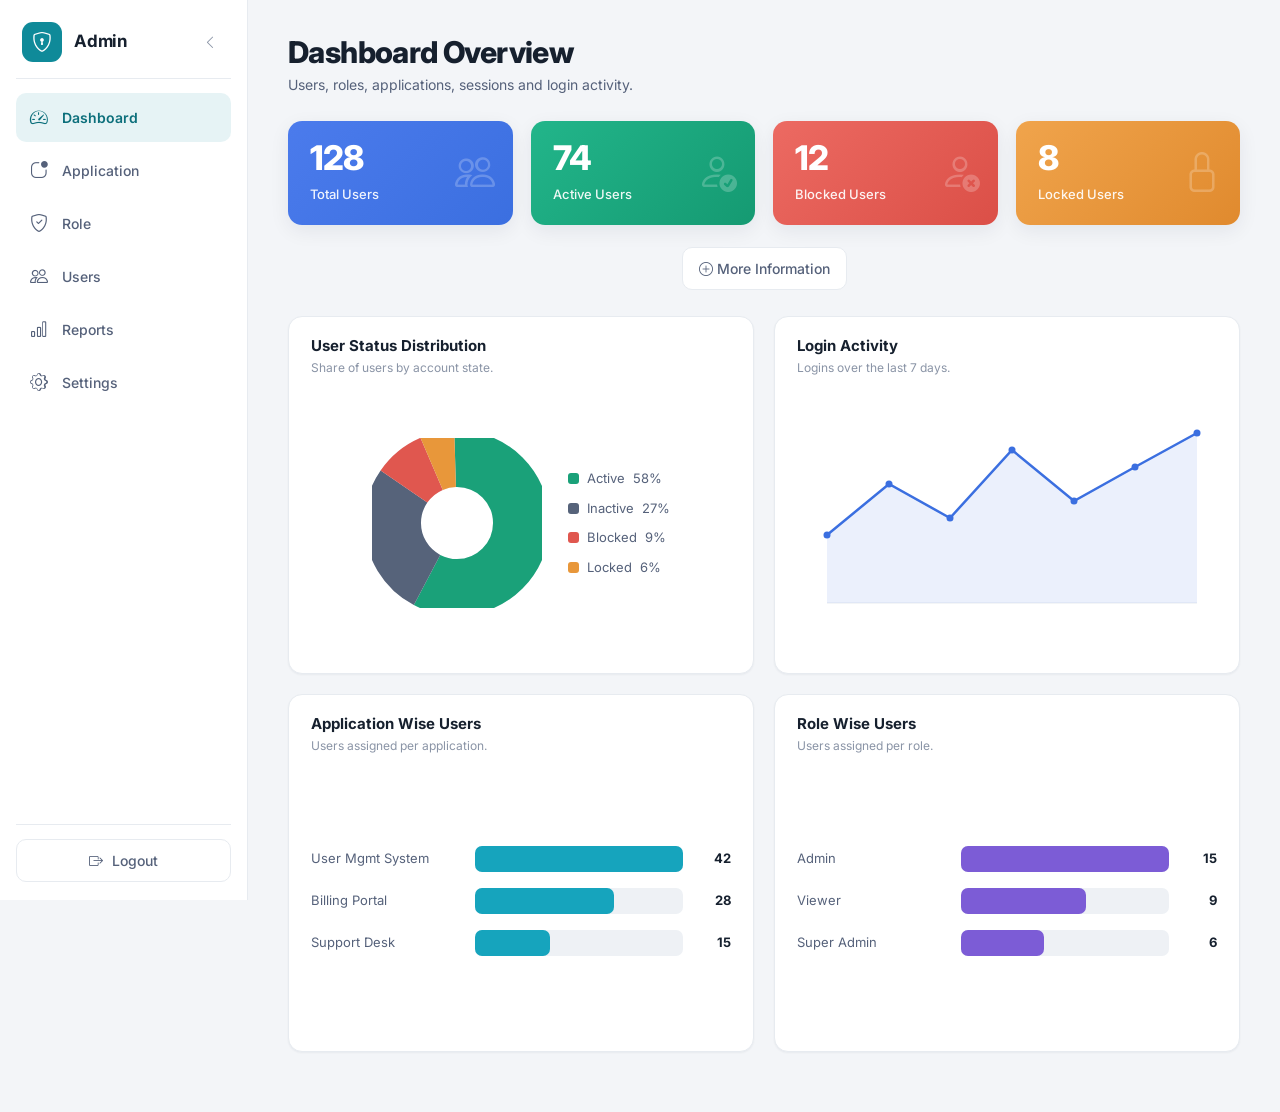
<file: index.html>
<!DOCTYPE html>
<html lang="en">
<head>
  <meta charset="UTF-8">
  <meta name="viewport" content="width=device-width, initial-scale=1.0">
  <title>Dashboard | Unified Management System</title>
  <link href="https://cdn.jsdelivr.net/npm/bootstrap@5.3.3/dist/css/bootstrap.min.css" rel="stylesheet">
  <link href="https://cdn.jsdelivr.net/npm/bootstrap-icons@1.11.3/font/bootstrap-icons.css" rel="stylesheet">
  <link href="https://fonts.googleapis.com/css2?family=Inter:wght@400;500;600;700;800&display=swap" rel="stylesheet">
  <link href="styles.css" rel="stylesheet">
</head>
<body>
  <div class="app-shell">
    <aside class="sidebar">
      <div class="sidebar__top">
        <div class="sidebar__logo"><i class="bi bi-shield-lock"></i></div>
        <span class="sidebar__brand">Admin</span>
        <span class="sidebar__collapse"><i class="bi bi-chevron-left"></i></span>
      </div>
      <nav class="nav-list">
        <a class="nav-link active" href="index.html"><i class="bi bi-speedometer2"></i><span>Dashboard</span></a>
        <a class="nav-link" href="applications.html"><i class="bi bi-app-indicator"></i><span>Application</span></a>
        <a class="nav-link" href="role.html"><i class="bi bi-shield-check"></i><span>Role</span></a>
        <a class="nav-link" href="users.html"><i class="bi bi-people"></i><span>Users</span></a>
        <a class="nav-link" href="reports.html"><i class="bi bi-bar-chart"></i><span>Reports</span></a>
        <a class="nav-link" href="settings.html"><i class="bi bi-gear"></i><span>Settings</span></a>
      </nav>
      <div class="sidebar__foot">
        <a class="btn-logout" href="#"><i class="bi bi-box-arrow-right"></i><span>Logout</span></a>
      </div>
    </aside>

    <main class="main">
      <header class="page-head">
        <div>
          <h1 class="page-title">Dashboard Overview</h1>
          <p class="page-sub">Users, roles, applications, sessions and login activity.</p>
        </div>
      </header>

      <!-- Primary metrics -->
      <section class="stat-grid">
        <div class="stat-card stat--total">
          <div class="stat-card__value">128</div>
          <div class="stat-card__label">Total Users</div>
          <i class="bi bi-people stat-card__icon"></i>
        </div>
        <div class="stat-card stat--active">
          <div class="stat-card__value">74</div>
          <div class="stat-card__label">Active Users</div>
          <i class="bi bi-person-check stat-card__icon"></i>
        </div>
        <div class="stat-card stat--blocked">
          <div class="stat-card__value">12</div>
          <div class="stat-card__label">Blocked Users</div>
          <i class="bi bi-person-x stat-card__icon"></i>
        </div>
        <div class="stat-card stat--locked">
          <div class="stat-card__value">8</div>
          <div class="stat-card__label">Locked Users</div>
          <i class="bi bi-lock stat-card__icon"></i>
        </div>
      </section>

      <!-- CSS-only expand: checkbox toggles the secondary metrics + button label -->
      <input type="checkbox" id="more-toggle" class="more-toggle">
      <section class="stat-grid more-stats">
        <div class="stat-card stat--roles">
          <div class="stat-card__value">4</div>
          <div class="stat-card__label">Total Roles</div>
          <i class="bi bi-shield-check stat-card__icon"></i>
        </div>
        <div class="stat-card stat--apps">
          <div class="stat-card__value">3</div>
          <div class="stat-card__label">Applications</div>
          <i class="bi bi-grid stat-card__icon"></i>
        </div>
        <div class="stat-card stat--session">
          <div class="stat-card__value">12</div>
          <div class="stat-card__label">Active Sessions</div>
          <i class="bi bi-broadcast stat-card__icon"></i>
        </div>
        <div class="stat-card stat--login">
          <div class="stat-card__value">9</div>
          <div class="stat-card__label">Today's Logins</div>
          <i class="bi bi-box-arrow-in-right stat-card__icon"></i>
        </div>
      </section>
      <div class="more-row">
        <label for="more-toggle" class="btn-ghost-ums">
          <span class="more-btn__more"><i class="bi bi-plus-circle"></i> More Information</span>
          <span class="more-btn__less"><i class="bi bi-dash-circle"></i> Less Information</span>
        </label>
      </div>

      <!-- Charts row 1 -->
      <section class="chart-grid">
        <div class="panel">
          <h2 class="panel__title">User Status Distribution</h2>
          <p class="panel__sub">Share of users by account state.</p>
          <div class="chart-box">
            <div class="donut">
              <svg viewBox="0 0 42 42">
                <circle class="donut__ring" cx="21" cy="21" r="15.9" stroke="#eef1f5"></circle>
                <g transform="rotate(-90 21 21)">
                  <circle class="donut__ring" cx="21" cy="21" r="15.9" pathLength="100" stroke="#1aa179" stroke-dasharray="58 42" stroke-dashoffset="0"></circle>
                  <circle class="donut__ring" cx="21" cy="21" r="15.9" pathLength="100" stroke="#56637a" stroke-dasharray="27 73" stroke-dashoffset="-58"></circle>
                  <circle class="donut__ring" cx="21" cy="21" r="15.9" pathLength="100" stroke="#e0574f" stroke-dasharray="9 91" stroke-dashoffset="-85"></circle>
                  <circle class="donut__ring" cx="21" cy="21" r="15.9" pathLength="100" stroke="#e8973a" stroke-dasharray="6 94" stroke-dashoffset="-94"></circle>
                </g>
              </svg>
              <div class="legend">
                <span style="--dot:#1aa179">Active &nbsp;58%</span>
                <span style="--dot:#56637a">Inactive &nbsp;27%</span>
                <span style="--dot:#e0574f">Blocked &nbsp;9%</span>
                <span style="--dot:#e8973a">Locked &nbsp;6%</span>
              </div>
            </div>
          </div>
        </div>

        <div class="panel">
          <h2 class="panel__title">Login Activity</h2>
          <p class="panel__sub">Logins over the last 7 days.</p>
          <div class="chart-box">
            <div class="line-chart">
              <svg viewBox="0 0 420 220" preserveAspectRatio="none">
                <line x1="30" y1="190" x2="400" y2="190" stroke="#e7ebf0"></line>
                <polygon points="30,122 92,71 153,105 215,37 277,88 338,54 400,20 400,190 30,190" fill="rgba(59,111,224,.10)"></polygon>
                <polyline points="30,122 92,71 153,105 215,37 277,88 338,54 400,20" fill="none" stroke="#3b6fe0" stroke-width="2.5"></polyline>
                <g fill="#3b6fe0">
                  <circle cx="30" cy="122" r="3.5"></circle>
                  <circle cx="92" cy="71" r="3.5"></circle>
                  <circle cx="153" cy="105" r="3.5"></circle>
                  <circle cx="215" cy="37" r="3.5"></circle>
                  <circle cx="277" cy="88" r="3.5"></circle>
                  <circle cx="338" cy="54" r="3.5"></circle>
                  <circle cx="400" cy="20" r="3.5"></circle>
                </g>
              </svg>
            </div>
          </div>
        </div>
      </section>

      <!-- Charts row 2 -->
      <section class="chart-grid">
        <div class="panel">
          <h2 class="panel__title">Application Wise Users</h2>
          <p class="panel__sub">Users assigned per application.</p>
          <div class="chart-box">
            <div class="bars">
              <div class="bar-row">
                <span class="bar-row__label">User Mgmt System</span>
                <div class="bar-track"><div class="bar-fill" style="width:100%;background:#16a4bd"></div></div>
                <span class="bar-row__val">42</span>
              </div>
              <div class="bar-row">
                <span class="bar-row__label">Billing Portal</span>
                <div class="bar-track"><div class="bar-fill" style="width:67%;background:#16a4bd"></div></div>
                <span class="bar-row__val">28</span>
              </div>
              <div class="bar-row">
                <span class="bar-row__label">Support Desk</span>
                <div class="bar-track"><div class="bar-fill" style="width:36%;background:#16a4bd"></div></div>
                <span class="bar-row__val">15</span>
              </div>
            </div>
          </div>
        </div>

        <div class="panel">
          <h2 class="panel__title">Role Wise Users</h2>
          <p class="panel__sub">Users assigned per role.</p>
          <div class="chart-box">
            <div class="bars">
              <div class="bar-row">
                <span class="bar-row__label">Admin</span>
                <div class="bar-track"><div class="bar-fill" style="width:100%;background:#7c5cd6"></div></div>
                <span class="bar-row__val">15</span>
              </div>
              <div class="bar-row">
                <span class="bar-row__label">Viewer</span>
                <div class="bar-track"><div class="bar-fill" style="width:60%;background:#7c5cd6"></div></div>
                <span class="bar-row__val">9</span>
              </div>
              <div class="bar-row">
                <span class="bar-row__label">Super Admin</span>
                <div class="bar-track"><div class="bar-fill" style="width:40%;background:#7c5cd6"></div></div>
                <span class="bar-row__val">6</span>
              </div>
            </div>
          </div>
        </div>
      </section>
    </main>
  </div>
</body>
</html>
</file>
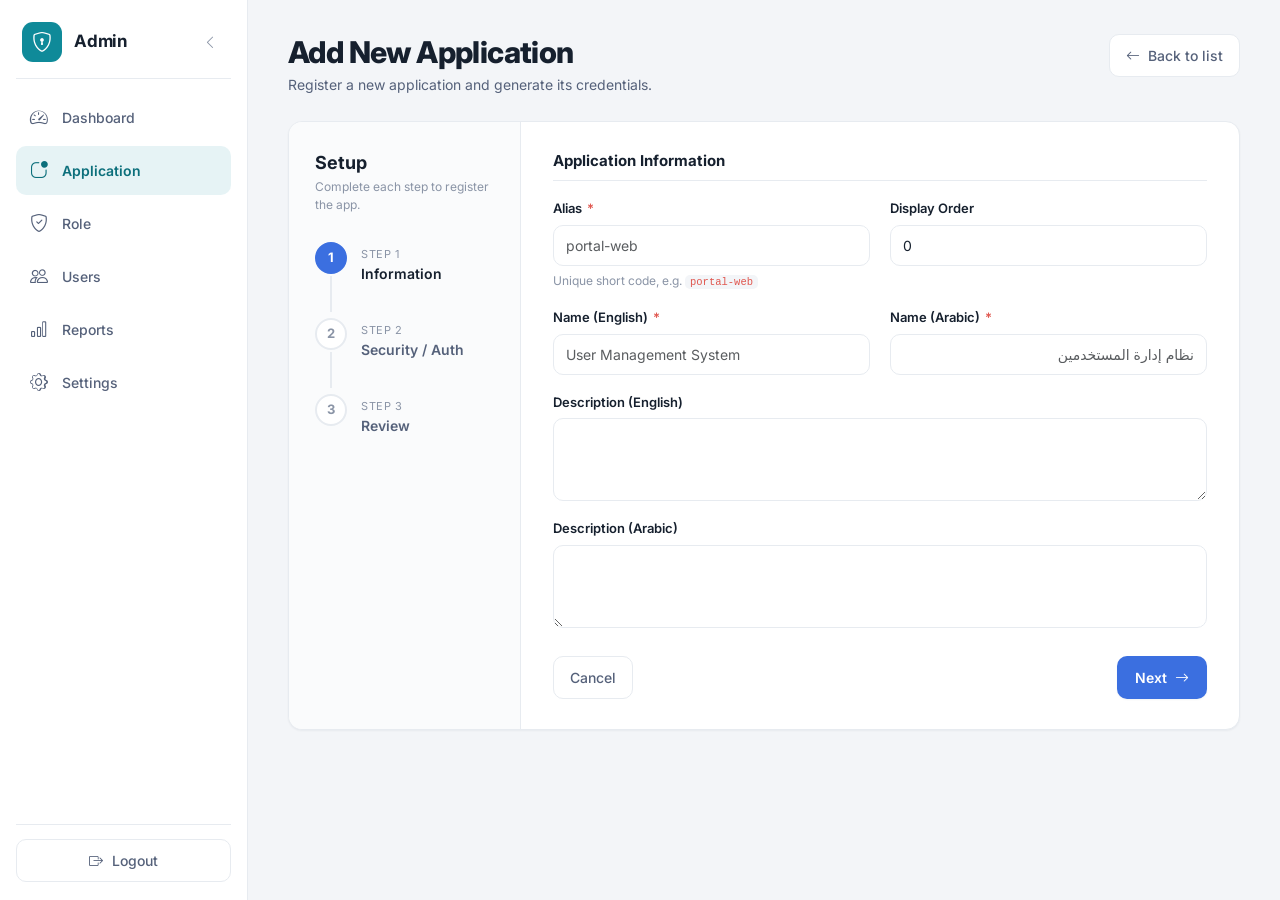
<file: add-application.html>
<!DOCTYPE html>
<html lang="en">
<head>
  <meta charset="UTF-8">
  <meta name="viewport" content="width=device-width, initial-scale=1.0">
  <title>Add Application | Unified Management System</title>
  <link href="https://cdn.jsdelivr.net/npm/bootstrap@5.3.3/dist/css/bootstrap.min.css" rel="stylesheet">
  <link href="https://cdn.jsdelivr.net/npm/bootstrap-icons@1.11.3/font/bootstrap-icons.css" rel="stylesheet">
  <link href="https://fonts.googleapis.com/css2?family=Inter:wght@400;500;600;700;800&display=swap" rel="stylesheet">
  <link href="styles.css" rel="stylesheet">
</head>
<body>
  <div class="app-shell">
    <aside class="sidebar">
      <div class="sidebar__top">
        <div class="sidebar__logo"><i class="bi bi-shield-lock"></i></div>
        <span class="sidebar__brand">Admin</span>
        <span class="sidebar__collapse"><i class="bi bi-chevron-left"></i></span>
      </div>
      <nav class="nav-list">
        <a class="nav-link" href="index.html"><i class="bi bi-speedometer2"></i><span>Dashboard</span></a>
        <a class="nav-link active" href="applications.html"><i class="bi bi-app-indicator"></i><span>Application</span></a>
        <a class="nav-link" href="role.html"><i class="bi bi-shield-check"></i><span>Role</span></a>
        <a class="nav-link" href="users.html"><i class="bi bi-people"></i><span>Users</span></a>
        <a class="nav-link" href="reports.html"><i class="bi bi-bar-chart"></i><span>Reports</span></a>
        <a class="nav-link" href="settings.html"><i class="bi bi-gear"></i><span>Settings</span></a>
      </nav>
      <div class="sidebar__foot">
        <a class="btn-logout" href="#"><i class="bi bi-box-arrow-right"></i><span>Logout</span></a>
      </div>
    </aside>

    <main class="main">
      <header class="page-head">
        <div>
          <h1 class="page-title">Add New Application</h1>
          <p class="page-sub">Register a new application and generate its credentials.</p>
        </div>
        <a class="btn-ghost-ums" href="applications.html"><i class="bi bi-arrow-left"></i><span>Back to list</span></a>
      </header>

      <div class="wizard">
        <!-- These radios switch the visible step. Rail + panels react via ~ selectors. -->
        <input type="radio" name="wiz" id="wz1" class="wz-radio" checked>
        <input type="radio" name="wiz" id="wz2" class="wz-radio">
        <input type="radio" name="wiz" id="wz3" class="wz-radio">

        <div class="wizard__rail">
          <h2 class="wizard__heading">Setup</h2>
          <p class="wizard__heading-sub">Complete each step to register the app.</p>
          <div class="steps">
            <label class="step step--1" for="wz1">
              <span class="step__dot">1</span>
              <span><span class="step__label">Step 1</span><br><span class="step__name">Information</span></span>
            </label>
            <label class="step step--2" for="wz2">
              <span class="step__dot">2</span>
              <span><span class="step__label">Step 2</span><br><span class="step__name">Security / Auth</span></span>
            </label>
            <label class="step step--3" for="wz3">
              <span class="step__dot">3</span>
              <span><span class="step__label">Step 3</span><br><span class="step__name">Review</span></span>
            </label>
          </div>
        </div>

        <div class="wizard__body">
          <!-- Step 1 -->
          <section class="wizard__panel panel--1">
            <h3 class="section-title">Application Information</h3>
            <div class="form-grid">
              <div class="field">
                <label>Alias <span class="req">*</span></label>
                <input class="form-control" placeholder="portal-web">
                <span class="hint">Unique short code, e.g. <code>portal-web</code></span>
              </div>
              <div class="field">
                <label>Display Order</label>
                <input class="form-control" type="number" value="0">
              </div>
              <div class="field">
                <label>Name (English) <span class="req">*</span></label>
                <input class="form-control" placeholder="User Management System">
              </div>
              <div class="field">
                <label>Name (Arabic) <span class="req">*</span></label>
                <input class="form-control" placeholder="نظام إدارة المستخدمين" dir="rtl">
              </div>
              <div class="field col-span-2">
                <label>Description (English)</label>
                <textarea class="form-control" rows="3"></textarea>
              </div>
              <div class="field col-span-2">
                <label>Description (Arabic)</label>
                <textarea class="form-control" rows="3" dir="rtl"></textarea>
              </div>
            </div>
            <div class="wizard__foot">
              <a class="btn-ghost-ums" href="applications.html">Cancel</a>
              <div class="spacer"></div>
              <label class="btn-primary-ums" for="wz2">Next <i class="bi bi-arrow-right"></i></label>
            </div>
          </section>

          <!-- Step 2 -->
          <section class="wizard__panel panel--2">
            <h3 class="section-title">Security / Auth</h3>
            <div class="form-grid">
              <div class="field">
                <label>Client Hostname</label>
                <input class="form-control" placeholder="https://app.example.com">
              </div>
              <div class="field">
                <label>Client ID <span class="req">*</span></label>
                <input class="form-control" placeholder="Enter client ID">
              </div>
              <div class="field">
                <label>Redirect URL</label>
                <input class="form-control" placeholder="https://app.example.com/auth/callback">
              </div>
              <div class="field">
                <label>Status</label>
                <select class="form-select"><option>Active</option><option>Inactive</option></select>
              </div>
              <div class="field col-span-2">
                <label>Client Secret</label>
                <div class="secret-row">
                  <input class="form-control" placeholder="Leave blank to auto-generate">
                  <span class="btn-ghost-ums"><i class="bi bi-arrow-repeat"></i> Generate</span>
                </div>
                <span class="hint">A secret will be generated automatically if left blank.</span>
              </div>
            </div>
            <div class="wizard__foot">
              <label class="btn-ghost-ums" for="wz1"><i class="bi bi-arrow-left"></i> Back</label>
              <div class="spacer"></div>
              <label class="btn-primary-ums" for="wz3">Next <i class="bi bi-arrow-right"></i></label>
            </div>
          </section>

          <!-- Step 3 -->
          <section class="wizard__panel panel--3">
            <h3 class="section-title">Review</h3>
            <div class="review-list">
              <div class="review-item"><span class="k">Alias</span><span class="v">portal-web</span></div>
              <div class="review-item"><span class="k">Display Order</span><span class="v">0</span></div>
              <div class="review-item"><span class="k">Name (English)</span><span class="v">User Management System</span></div>
              <div class="review-item"><span class="k">Name (Arabic)</span><span class="v">نظام إدارة المستخدمين</span></div>
              <div class="review-item"><span class="k">Client Hostname</span><span class="v">https://app.example.com</span></div>
              <div class="review-item"><span class="k">Client ID</span><span class="v">ums_web</span></div>
              <div class="review-item"><span class="k">Redirect URL</span><span class="v">/auth/callback</span></div>
              <div class="review-item"><span class="k">Status</span><span class="v">Active</span></div>
            </div>
            <div class="wizard__foot">
              <label class="btn-ghost-ums" for="wz2"><i class="bi bi-arrow-left"></i> Back</label>
              <div class="spacer"></div>
              <button class="btn-primary-ums" type="button"><i class="bi bi-check-lg"></i> Create Application</button>
            </div>
          </section>
        </div>
      </div>
    </main>
  </div>
</body>
</html>
</file>
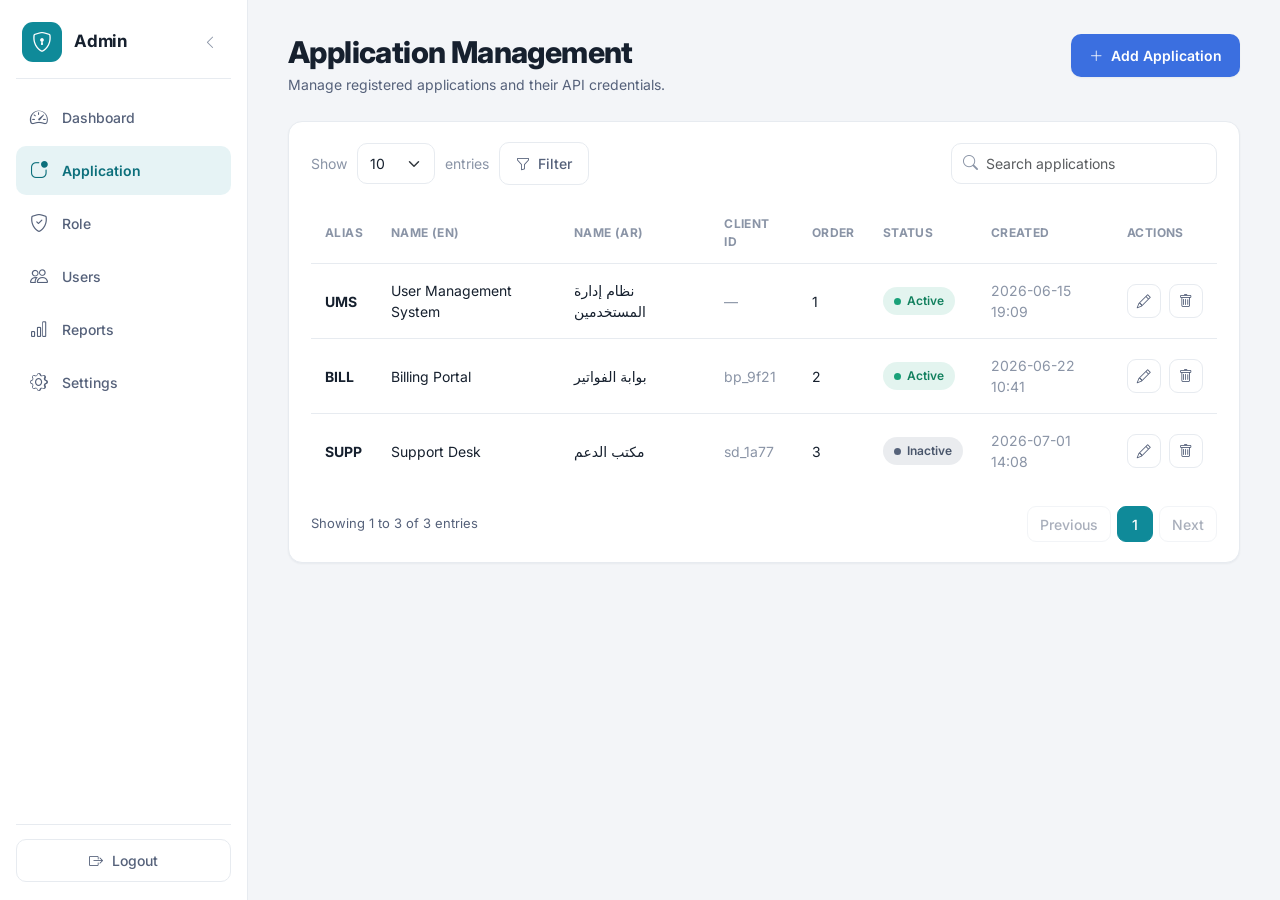
<file: applications.html>
<!DOCTYPE html>
<html lang="en">
<head>
  <meta charset="UTF-8">
  <meta name="viewport" content="width=device-width, initial-scale=1.0">
  <title>Applications | Unified Management System</title>
  <link href="https://cdn.jsdelivr.net/npm/bootstrap@5.3.3/dist/css/bootstrap.min.css" rel="stylesheet">
  <link href="https://cdn.jsdelivr.net/npm/bootstrap-icons@1.11.3/font/bootstrap-icons.css" rel="stylesheet">
  <link href="https://fonts.googleapis.com/css2?family=Inter:wght@400;500;600;700;800&display=swap" rel="stylesheet">
  <link href="styles.css" rel="stylesheet">
</head>
<body>
  <div class="app-shell">
    <aside class="sidebar">
      <div class="sidebar__top">
        <div class="sidebar__logo"><i class="bi bi-shield-lock"></i></div>
        <span class="sidebar__brand">Admin</span>
        <span class="sidebar__collapse"><i class="bi bi-chevron-left"></i></span>
      </div>
      <nav class="nav-list">
        <a class="nav-link" href="index.html"><i class="bi bi-speedometer2"></i><span>Dashboard</span></a>
        <a class="nav-link active" href="applications.html"><i class="bi bi-app-indicator"></i><span>Application</span></a>
        <a class="nav-link" href="role.html"><i class="bi bi-shield-check"></i><span>Role</span></a>
        <a class="nav-link" href="users.html"><i class="bi bi-people"></i><span>Users</span></a>
        <a class="nav-link" href="reports.html"><i class="bi bi-bar-chart"></i><span>Reports</span></a>
        <a class="nav-link" href="settings.html"><i class="bi bi-gear"></i><span>Settings</span></a>
      </nav>
      <div class="sidebar__foot">
        <a class="btn-logout" href="#"><i class="bi bi-box-arrow-right"></i><span>Logout</span></a>
      </div>
    </aside>

    <main class="main">
      <header class="page-head">
        <div>
          <h1 class="page-title">Application Management</h1>
          <p class="page-sub">Manage registered applications and their API credentials.</p>
        </div>
        <a class="btn-primary-ums" href="add-application.html">
          <i class="bi bi-plus-lg"></i><span>Add Application</span>
        </a>
      </header>

      <div class="panel">
        <div class="table-toolbar">
          <div class="toolbar-left">
            <label class="cell-muted" for="entries">Show</label>
            <select class="form-select entries-select" id="entries">
              <option>10</option><option>25</option><option>50</option>
            </select>
            <span class="cell-muted">entries</span>
            <span class="btn-ghost-ums"><i class="bi bi-funnel"></i><span>Filter</span></span>
          </div>
          <div class="toolbar-right">
            <div class="search-wrap">
              <i class="bi bi-search"></i>
              <input class="form-control" type="search" placeholder="Search applications">
            </div>
          </div>
        </div>

        <div class="table-responsive">
          <table class="ums-table">
            <thead>
              <tr>
                <th>Alias</th><th>Name (EN)</th><th>Name (AR)</th>
                <th>Client ID</th><th>Order</th><th>Status</th><th>Created</th><th>Actions</th>
              </tr>
            </thead>
            <tbody>
              <tr>
                <td class="cell-strong">UMS</td>
                <td>User Management System</td>
                <td>نظام إدارة المستخدمين</td>
                <td class="cell-muted">—</td>
                <td>1</td>
                <td><span class="badge-status is-active">Active</span></td>
                <td class="cell-muted">2026-06-15 19:09</td>
                <td>
                  <div class="row-actions">
                    <span class="icon-btn" title="Edit"><i class="bi bi-pencil"></i></span>
                    <span class="icon-btn danger" title="Delete"><i class="bi bi-trash"></i></span>
                  </div>
                </td>
              </tr>
              <tr>
                <td class="cell-strong">BILL</td>
                <td>Billing Portal</td>
                <td>بوابة الفواتير</td>
                <td class="cell-muted">bp_9f21</td>
                <td>2</td>
                <td><span class="badge-status is-active">Active</span></td>
                <td class="cell-muted">2026-06-22 10:41</td>
                <td>
                  <div class="row-actions">
                    <span class="icon-btn" title="Edit"><i class="bi bi-pencil"></i></span>
                    <span class="icon-btn danger" title="Delete"><i class="bi bi-trash"></i></span>
                  </div>
                </td>
              </tr>
              <tr>
                <td class="cell-strong">SUPP</td>
                <td>Support Desk</td>
                <td>مكتب الدعم</td>
                <td class="cell-muted">sd_1a77</td>
                <td>3</td>
                <td><span class="badge-status is-inactive">Inactive</span></td>
                <td class="cell-muted">2026-07-01 14:08</td>
                <td>
                  <div class="row-actions">
                    <span class="icon-btn" title="Edit"><i class="bi bi-pencil"></i></span>
                    <span class="icon-btn danger" title="Delete"><i class="bi bi-trash"></i></span>
                  </div>
                </td>
              </tr>
            </tbody>
          </table>
        </div>

        <div class="table-foot">
          <span class="entries-info">Showing 1 to 3 of 3 entries</span>
          <div class="pager">
            <span class="page-btn is-disabled">Previous</span>
            <span class="page-btn active">1</span>
            <span class="page-btn is-disabled">Next</span>
          </div>
        </div>
      </div>
    </main>
  </div>
</body>
</html>
</file>
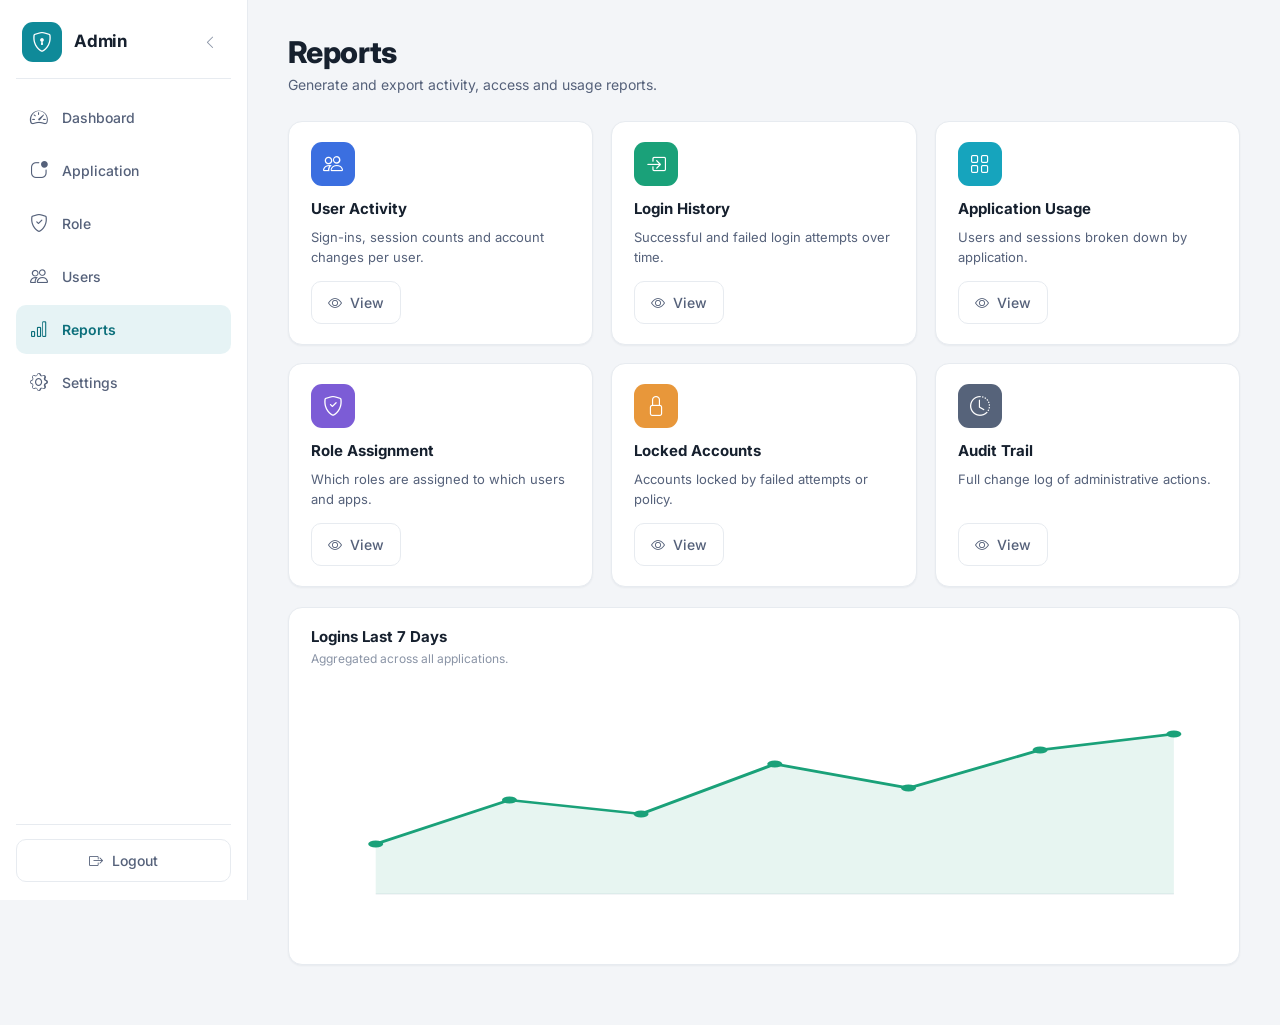
<file: reports.html>
<!DOCTYPE html>
<html lang="en">
<head>
  <meta charset="UTF-8">
  <meta name="viewport" content="width=device-width, initial-scale=1.0">
  <title>Reports | Unified Management System</title>
  <link href="https://cdn.jsdelivr.net/npm/bootstrap@5.3.3/dist/css/bootstrap.min.css" rel="stylesheet">
  <link href="https://cdn.jsdelivr.net/npm/bootstrap-icons@1.11.3/font/bootstrap-icons.css" rel="stylesheet">
  <link href="https://fonts.googleapis.com/css2?family=Inter:wght@400;500;600;700;800&display=swap" rel="stylesheet">
  <link href="styles.css" rel="stylesheet">
</head>
<body>
  <div class="app-shell">
    <aside class="sidebar">
      <div class="sidebar__top">
        <div class="sidebar__logo"><i class="bi bi-shield-lock"></i></div>
        <span class="sidebar__brand">Admin</span>
        <span class="sidebar__collapse"><i class="bi bi-chevron-left"></i></span>
      </div>
      <nav class="nav-list">
        <a class="nav-link" href="index.html"><i class="bi bi-speedometer2"></i><span>Dashboard</span></a>
        <a class="nav-link" href="applications.html"><i class="bi bi-app-indicator"></i><span>Application</span></a>
        <a class="nav-link" href="role.html"><i class="bi bi-shield-check"></i><span>Role</span></a>
        <a class="nav-link" href="users.html"><i class="bi bi-people"></i><span>Users</span></a>
        <a class="nav-link active" href="reports.html"><i class="bi bi-bar-chart"></i><span>Reports</span></a>
        <a class="nav-link" href="settings.html"><i class="bi bi-gear"></i><span>Settings</span></a>
      </nav>
      <div class="sidebar__foot">
        <a class="btn-logout" href="#"><i class="bi bi-box-arrow-right"></i><span>Logout</span></a>
      </div>
    </aside>

    <main class="main">
      <header class="page-head">
        <div>
          <h1 class="page-title">Reports</h1>
          <p class="page-sub">Generate and export activity, access and usage reports.</p>
        </div>
      </header>

      <section class="report-grid">
        <div class="panel report-tile">
          <div class="report-tile__icon" style="background:#3b6fe0"><i class="bi bi-people"></i></div>
          <h3>User Activity</h3>
          <p>Sign-ins, session counts and account changes per user.</p>
          <span class="btn-ghost-ums"><i class="bi bi-eye"></i> View</span>
        </div>
        <div class="panel report-tile">
          <div class="report-tile__icon" style="background:#1aa179"><i class="bi bi-box-arrow-in-right"></i></div>
          <h3>Login History</h3>
          <p>Successful and failed login attempts over time.</p>
          <span class="btn-ghost-ums"><i class="bi bi-eye"></i> View</span>
        </div>
        <div class="panel report-tile">
          <div class="report-tile__icon" style="background:#16a4bd"><i class="bi bi-grid"></i></div>
          <h3>Application Usage</h3>
          <p>Users and sessions broken down by application.</p>
          <span class="btn-ghost-ums"><i class="bi bi-eye"></i> View</span>
        </div>
        <div class="panel report-tile">
          <div class="report-tile__icon" style="background:#7c5cd6"><i class="bi bi-shield-check"></i></div>
          <h3>Role Assignment</h3>
          <p>Which roles are assigned to which users and apps.</p>
          <span class="btn-ghost-ums"><i class="bi bi-eye"></i> View</span>
        </div>
        <div class="panel report-tile">
          <div class="report-tile__icon" style="background:#e8973a"><i class="bi bi-lock"></i></div>
          <h3>Locked Accounts</h3>
          <p>Accounts locked by failed attempts or policy.</p>
          <span class="btn-ghost-ums"><i class="bi bi-eye"></i> View</span>
        </div>
        <div class="panel report-tile">
          <div class="report-tile__icon" style="background:#56637a"><i class="bi bi-clock-history"></i></div>
          <h3>Audit Trail</h3>
          <p>Full change log of administrative actions.</p>
          <span class="btn-ghost-ums"><i class="bi bi-eye"></i> View</span>
        </div>
      </section>

      <div class="panel">
        <h2 class="panel__title">Logins Last 7 Days</h2>
        <p class="panel__sub">Aggregated across all applications.</p>
        <div class="chart-box">
          <div class="line-chart">
            <svg viewBox="0 0 420 220" preserveAspectRatio="none">
              <line x1="30" y1="190" x2="400" y2="190" stroke="#e7ebf0"></line>
              <polygon points="30,140 92,96 153,110 215,60 277,84 338,46 400,30 400,190 30,190" fill="rgba(26,161,121,.10)"></polygon>
              <polyline points="30,140 92,96 153,110 215,60 277,84 338,46 400,30" fill="none" stroke="#1aa179" stroke-width="2.5"></polyline>
              <g fill="#1aa179">
                <circle cx="30" cy="140" r="3.5"></circle>
                <circle cx="92" cy="96" r="3.5"></circle>
                <circle cx="153" cy="110" r="3.5"></circle>
                <circle cx="215" cy="60" r="3.5"></circle>
                <circle cx="277" cy="84" r="3.5"></circle>
                <circle cx="338" cy="46" r="3.5"></circle>
                <circle cx="400" cy="30" r="3.5"></circle>
              </g>
            </svg>
          </div>
        </div>
      </div>
    </main>
  </div>
</body>
</html>
</file>
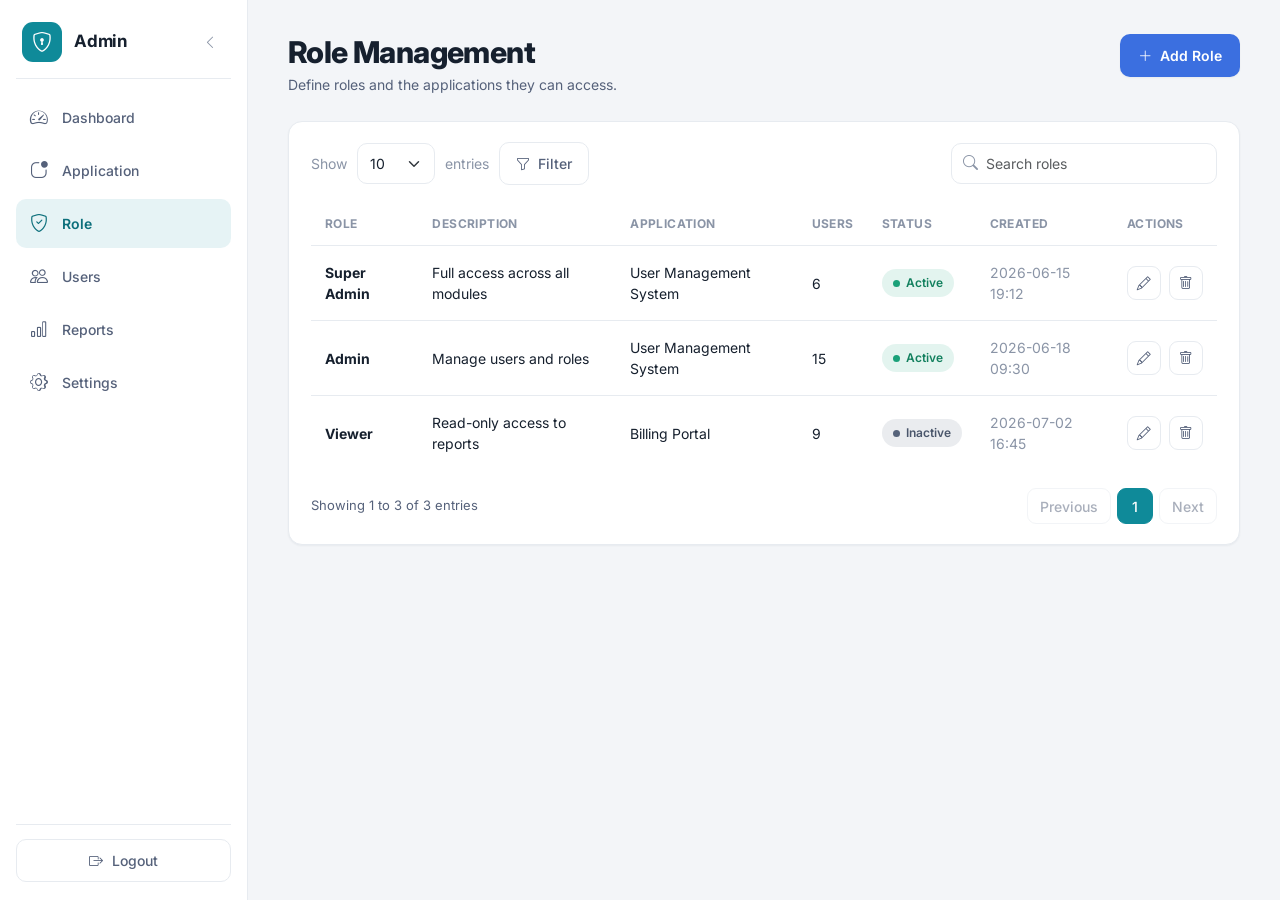
<file: role.html>
<!DOCTYPE html>
<html lang="en">
<head>
  <meta charset="UTF-8">
  <meta name="viewport" content="width=device-width, initial-scale=1.0">
  <title>Roles | Unified Management System</title>
  <link href="https://cdn.jsdelivr.net/npm/bootstrap@5.3.3/dist/css/bootstrap.min.css" rel="stylesheet">
  <link href="https://cdn.jsdelivr.net/npm/bootstrap-icons@1.11.3/font/bootstrap-icons.css" rel="stylesheet">
  <link href="https://fonts.googleapis.com/css2?family=Inter:wght@400;500;600;700;800&display=swap" rel="stylesheet">
  <link href="styles.css" rel="stylesheet">
</head>
<body>
  <div class="app-shell">
    <aside class="sidebar">
      <div class="sidebar__top">
        <div class="sidebar__logo"><i class="bi bi-shield-lock"></i></div>
        <span class="sidebar__brand">Admin</span>
        <span class="sidebar__collapse"><i class="bi bi-chevron-left"></i></span>
      </div>
      <nav class="nav-list">
        <a class="nav-link" href="index.html"><i class="bi bi-speedometer2"></i><span>Dashboard</span></a>
        <a class="nav-link" href="applications.html"><i class="bi bi-app-indicator"></i><span>Application</span></a>
        <a class="nav-link active" href="role.html"><i class="bi bi-shield-check"></i><span>Role</span></a>
        <a class="nav-link" href="users.html"><i class="bi bi-people"></i><span>Users</span></a>
        <a class="nav-link" href="reports.html"><i class="bi bi-bar-chart"></i><span>Reports</span></a>
        <a class="nav-link" href="settings.html"><i class="bi bi-gear"></i><span>Settings</span></a>
      </nav>
      <div class="sidebar__foot">
        <a class="btn-logout" href="#"><i class="bi bi-box-arrow-right"></i><span>Logout</span></a>
      </div>
    </aside>

    <main class="main">
      <header class="page-head">
        <div>
          <h1 class="page-title">Role Management</h1>
          <p class="page-sub">Define roles and the applications they can access.</p>
        </div>
        <a class="btn-primary-ums" href="#"><i class="bi bi-plus-lg"></i><span>Add Role</span></a>
      </header>

      <div class="panel">
        <div class="table-toolbar">
          <div class="toolbar-left">
            <label class="cell-muted" for="entries">Show</label>
            <select class="form-select entries-select" id="entries"><option>10</option><option>25</option><option>50</option></select>
            <span class="cell-muted">entries</span>
            <span class="btn-ghost-ums"><i class="bi bi-funnel"></i><span>Filter</span></span>
          </div>
          <div class="toolbar-right">
            <div class="search-wrap">
              <i class="bi bi-search"></i>
              <input class="form-control" type="search" placeholder="Search roles">
            </div>
          </div>
        </div>

        <div class="table-responsive">
          <table class="ums-table">
            <thead>
              <tr><th>Role</th><th>Description</th><th>Application</th><th>Users</th><th>Status</th><th>Created</th><th>Actions</th></tr>
            </thead>
            <tbody>
              <tr>
                <td class="cell-strong">Super Admin</td>
                <td>Full access across all modules</td>
                <td>User Management System</td>
                <td>6</td>
                <td><span class="badge-status is-active">Active</span></td>
                <td class="cell-muted">2026-06-15 19:12</td>
                <td><div class="row-actions"><span class="icon-btn"><i class="bi bi-pencil"></i></span><span class="icon-btn danger"><i class="bi bi-trash"></i></span></div></td>
              </tr>
              <tr>
                <td class="cell-strong">Admin</td>
                <td>Manage users and roles</td>
                <td>User Management System</td>
                <td>15</td>
                <td><span class="badge-status is-active">Active</span></td>
                <td class="cell-muted">2026-06-18 09:30</td>
                <td><div class="row-actions"><span class="icon-btn"><i class="bi bi-pencil"></i></span><span class="icon-btn danger"><i class="bi bi-trash"></i></span></div></td>
              </tr>
              <tr>
                <td class="cell-strong">Viewer</td>
                <td>Read-only access to reports</td>
                <td>Billing Portal</td>
                <td>9</td>
                <td><span class="badge-status is-inactive">Inactive</span></td>
                <td class="cell-muted">2026-07-02 16:45</td>
                <td><div class="row-actions"><span class="icon-btn"><i class="bi bi-pencil"></i></span><span class="icon-btn danger"><i class="bi bi-trash"></i></span></div></td>
              </tr>
            </tbody>
          </table>
        </div>

        <div class="table-foot">
          <span class="entries-info">Showing 1 to 3 of 3 entries</span>
          <div class="pager">
            <span class="page-btn is-disabled">Previous</span>
            <span class="page-btn active">1</span>
            <span class="page-btn is-disabled">Next</span>
          </div>
        </div>
      </div>
    </main>
  </div>
</body>
</html>
</file>
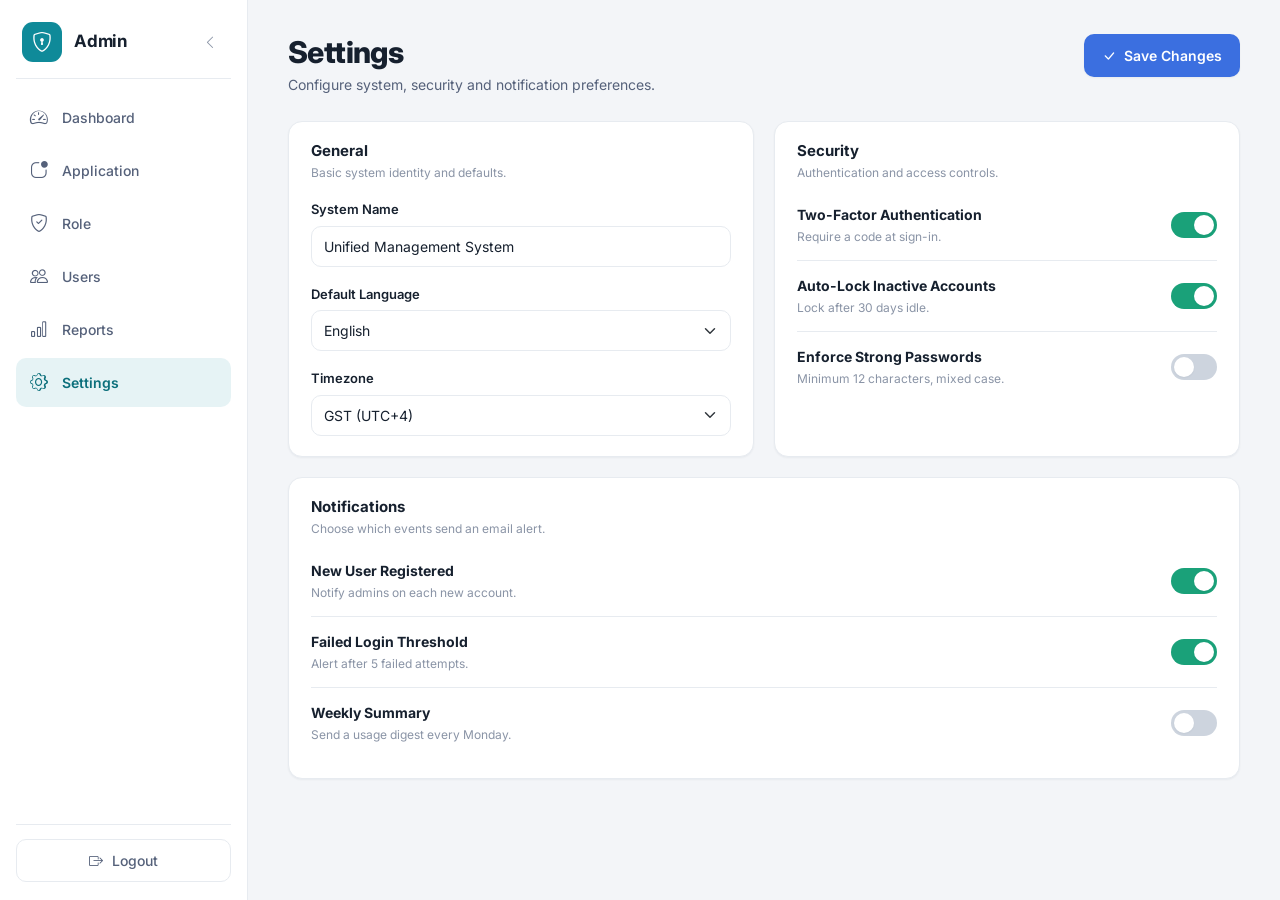
<file: settings.html>
<!DOCTYPE html>
<html lang="en">
<head>
  <meta charset="UTF-8">
  <meta name="viewport" content="width=device-width, initial-scale=1.0">
  <title>Settings | Unified Management System</title>
  <link href="https://cdn.jsdelivr.net/npm/bootstrap@5.3.3/dist/css/bootstrap.min.css" rel="stylesheet">
  <link href="https://cdn.jsdelivr.net/npm/bootstrap-icons@1.11.3/font/bootstrap-icons.css" rel="stylesheet">
  <link href="https://fonts.googleapis.com/css2?family=Inter:wght@400;500;600;700;800&display=swap" rel="stylesheet">
  <link href="styles.css" rel="stylesheet">
</head>
<body>
  <div class="app-shell">
    <aside class="sidebar">
      <div class="sidebar__top">
        <div class="sidebar__logo"><i class="bi bi-shield-lock"></i></div>
        <span class="sidebar__brand">Admin</span>
        <span class="sidebar__collapse"><i class="bi bi-chevron-left"></i></span>
      </div>
      <nav class="nav-list">
        <a class="nav-link" href="index.html"><i class="bi bi-speedometer2"></i><span>Dashboard</span></a>
        <a class="nav-link" href="applications.html"><i class="bi bi-app-indicator"></i><span>Application</span></a>
        <a class="nav-link" href="role.html"><i class="bi bi-shield-check"></i><span>Role</span></a>
        <a class="nav-link" href="users.html"><i class="bi bi-people"></i><span>Users</span></a>
        <a class="nav-link" href="reports.html"><i class="bi bi-bar-chart"></i><span>Reports</span></a>
        <a class="nav-link active" href="settings.html"><i class="bi bi-gear"></i><span>Settings</span></a>
      </nav>
      <div class="sidebar__foot">
        <a class="btn-logout" href="#"><i class="bi bi-box-arrow-right"></i><span>Logout</span></a>
      </div>
    </aside>

    <main class="main">
      <header class="page-head">
        <div>
          <h1 class="page-title">Settings</h1>
          <p class="page-sub">Configure system, security and notification preferences.</p>
        </div>
        <span class="btn-primary-ums"><i class="bi bi-check-lg"></i><span>Save Changes</span></span>
      </header>

      <div class="settings-grid">
        <div class="panel">
          <h2 class="panel__title">General</h2>
          <p class="panel__sub" style="margin-bottom:18px">Basic system identity and defaults.</p>
          <div class="field">
            <label>System Name</label>
            <input class="form-control" value="Unified Management System">
          </div>
          <div class="field">
            <label>Default Language</label>
            <select class="form-select"><option>English</option><option>Arabic</option></select>
          </div>
          <div class="field">
            <label>Timezone</label>
            <select class="form-select"><option>GST (UTC+4)</option><option>UTC</option></select>
          </div>
        </div>

        <div class="panel">
          <h2 class="panel__title">Security</h2>
          <p class="panel__sub" style="margin-bottom:8px">Authentication and access controls.</p>
          <div class="switch-row">
            <div class="switch-text"><strong>Two-Factor Authentication</strong><span>Require a code at sign-in.</span></div>
            <label class="switch"><input type="checkbox" checked><span class="track"></span></label>
          </div>
          <div class="switch-row">
            <div class="switch-text"><strong>Auto-Lock Inactive Accounts</strong><span>Lock after 30 days idle.</span></div>
            <label class="switch"><input type="checkbox" checked><span class="track"></span></label>
          </div>
          <div class="switch-row">
            <div class="switch-text"><strong>Enforce Strong Passwords</strong><span>Minimum 12 characters, mixed case.</span></div>
            <label class="switch"><input type="checkbox"><span class="track"></span></label>
          </div>
        </div>

        <div class="panel col-span-2">
          <h2 class="panel__title">Notifications</h2>
          <p class="panel__sub" style="margin-bottom:8px">Choose which events send an email alert.</p>
          <div class="switch-row">
            <div class="switch-text"><strong>New User Registered</strong><span>Notify admins on each new account.</span></div>
            <label class="switch"><input type="checkbox" checked><span class="track"></span></label>
          </div>
          <div class="switch-row">
            <div class="switch-text"><strong>Failed Login Threshold</strong><span>Alert after 5 failed attempts.</span></div>
            <label class="switch"><input type="checkbox" checked><span class="track"></span></label>
          </div>
          <div class="switch-row">
            <div class="switch-text"><strong>Weekly Summary</strong><span>Send a usage digest every Monday.</span></div>
            <label class="switch"><input type="checkbox"><span class="track"></span></label>
          </div>
        </div>
      </div>
    </main>
  </div>
</body>
</html>
</file>
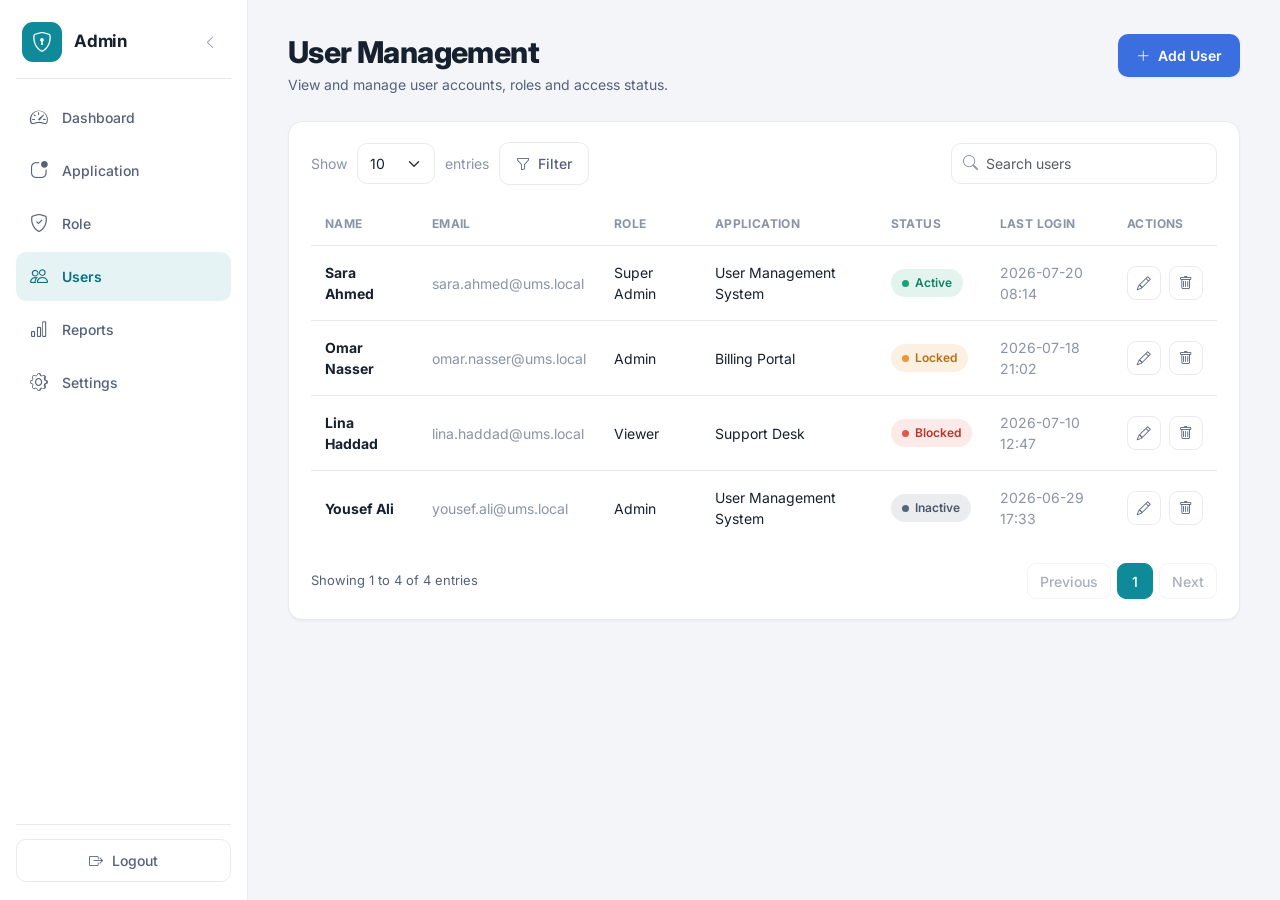
<file: users.html>
<!DOCTYPE html>
<html lang="en">
<head>
  <meta charset="UTF-8">
  <meta name="viewport" content="width=device-width, initial-scale=1.0">
  <title>Users | Unified Management System</title>
  <link href="https://cdn.jsdelivr.net/npm/bootstrap@5.3.3/dist/css/bootstrap.min.css" rel="stylesheet">
  <link href="https://cdn.jsdelivr.net/npm/bootstrap-icons@1.11.3/font/bootstrap-icons.css" rel="stylesheet">
  <link href="https://fonts.googleapis.com/css2?family=Inter:wght@400;500;600;700;800&display=swap" rel="stylesheet">
  <link href="styles.css" rel="stylesheet">
</head>
<body>
  <div class="app-shell">
    <aside class="sidebar">
      <div class="sidebar__top">
        <div class="sidebar__logo"><i class="bi bi-shield-lock"></i></div>
        <span class="sidebar__brand">Admin</span>
        <span class="sidebar__collapse"><i class="bi bi-chevron-left"></i></span>
      </div>
      <nav class="nav-list">
        <a class="nav-link" href="index.html"><i class="bi bi-speedometer2"></i><span>Dashboard</span></a>
        <a class="nav-link" href="applications.html"><i class="bi bi-app-indicator"></i><span>Application</span></a>
        <a class="nav-link" href="role.html"><i class="bi bi-shield-check"></i><span>Role</span></a>
        <a class="nav-link active" href="users.html"><i class="bi bi-people"></i><span>Users</span></a>
        <a class="nav-link" href="reports.html"><i class="bi bi-bar-chart"></i><span>Reports</span></a>
        <a class="nav-link" href="settings.html"><i class="bi bi-gear"></i><span>Settings</span></a>
      </nav>
      <div class="sidebar__foot">
        <a class="btn-logout" href="#"><i class="bi bi-box-arrow-right"></i><span>Logout</span></a>
      </div>
    </aside>

    <main class="main">
      <header class="page-head">
        <div>
          <h1 class="page-title">User Management</h1>
          <p class="page-sub">View and manage user accounts, roles and access status.</p>
        </div>
        <a class="btn-primary-ums" href="#"><i class="bi bi-plus-lg"></i><span>Add User</span></a>
      </header>

      <div class="panel">
        <div class="table-toolbar">
          <div class="toolbar-left">
            <label class="cell-muted" for="entries">Show</label>
            <select class="form-select entries-select" id="entries"><option>10</option><option>25</option><option>50</option></select>
            <span class="cell-muted">entries</span>
            <span class="btn-ghost-ums"><i class="bi bi-funnel"></i><span>Filter</span></span>
          </div>
          <div class="toolbar-right">
            <div class="search-wrap">
              <i class="bi bi-search"></i>
              <input class="form-control" type="search" placeholder="Search users">
            </div>
          </div>
        </div>

        <div class="table-responsive">
          <table class="ums-table">
            <thead>
              <tr><th>Name</th><th>Email</th><th>Role</th><th>Application</th><th>Status</th><th>Last Login</th><th>Actions</th></tr>
            </thead>
            <tbody>
              <tr>
                <td class="cell-strong">Sara Ahmed</td>
                <td class="cell-muted">sara.ahmed@ums.local</td>
                <td>Super Admin</td>
                <td>User Management System</td>
                <td><span class="badge-status is-active">Active</span></td>
                <td class="cell-muted">2026-07-20 08:14</td>
                <td><div class="row-actions"><span class="icon-btn"><i class="bi bi-pencil"></i></span><span class="icon-btn danger"><i class="bi bi-trash"></i></span></div></td>
              </tr>
              <tr>
                <td class="cell-strong">Omar Nasser</td>
                <td class="cell-muted">omar.nasser@ums.local</td>
                <td>Admin</td>
                <td>Billing Portal</td>
                <td><span class="badge-status is-locked">Locked</span></td>
                <td class="cell-muted">2026-07-18 21:02</td>
                <td><div class="row-actions"><span class="icon-btn"><i class="bi bi-pencil"></i></span><span class="icon-btn danger"><i class="bi bi-trash"></i></span></div></td>
              </tr>
              <tr>
                <td class="cell-strong">Lina Haddad</td>
                <td class="cell-muted">lina.haddad@ums.local</td>
                <td>Viewer</td>
                <td>Support Desk</td>
                <td><span class="badge-status is-blocked">Blocked</span></td>
                <td class="cell-muted">2026-07-10 12:47</td>
                <td><div class="row-actions"><span class="icon-btn"><i class="bi bi-pencil"></i></span><span class="icon-btn danger"><i class="bi bi-trash"></i></span></div></td>
              </tr>
              <tr>
                <td class="cell-strong">Yousef Ali</td>
                <td class="cell-muted">yousef.ali@ums.local</td>
                <td>Admin</td>
                <td>User Management System</td>
                <td><span class="badge-status is-inactive">Inactive</span></td>
                <td class="cell-muted">2026-06-29 17:33</td>
                <td><div class="row-actions"><span class="icon-btn"><i class="bi bi-pencil"></i></span><span class="icon-btn danger"><i class="bi bi-trash"></i></span></div></td>
              </tr>
            </tbody>
          </table>
        </div>

        <div class="table-foot">
          <span class="entries-info">Showing 1 to 4 of 4 entries</span>
          <div class="pager">
            <span class="page-btn is-disabled">Previous</span>
            <span class="page-btn active">1</span>
            <span class="page-btn is-disabled">Next</span>
          </div>
        </div>
      </div>
    </main>
  </div>
</body>
</html>
</file>
<file: styles.css>
/* ============================================================
   Unified Management System - shared styles
   Every reusable style lives here. Page files only carry
   structure and content. No JavaScript is used anywhere.
   ============================================================ */

:root {
  /* Brand */
  --ums-brand: #0f8a99;
  --ums-brand-dark: #0c6f7b;

  /* Status palette (one colour = one meaning) */
  --status-total: #3b6fe0;
  --status-active: #1aa179;
  --status-blocked: #e0574f;
  --status-locked: #e8973a;
  --status-roles: #7c5cd6;
  --status-apps: #16a4bd;
  --status-session: #159e8c;
  --status-login: #56637a;

  /* Neutrals */
  --bg: #f3f5f8;
  --surface: #ffffff;
  --border: #e7ebf0;
  --track: #eef1f5;
  --ink-900: #16202e;
  --ink-600: #55617a;
  --ink-400: #8a94a6;

  /* Shape + depth */
  --radius: 14px;
  --radius-sm: 10px;
  --shadow-sm: 0 1px 2px rgba(20, 32, 51, .05);
  --shadow-md: 0 6px 20px rgba(20, 32, 51, .07);

  --sidebar-w: 248px;
}

* { box-sizing: border-box; }

body {
  margin: 0;
  background: var(--bg);
  color: var(--ink-900);
  font-family: "Inter", system-ui, -apple-system, "Segoe UI", Roboto, sans-serif;
  font-size: 14px;
  -webkit-font-smoothing: antialiased;
}

a { text-decoration: none; }

/* ===================== Layout shell ===================== */
.app-shell { display: flex; min-height: 100vh; }
.main { flex: 1; min-width: 0; padding: 34px 40px 60px; }

/* ===================== Sidebar ===================== */
.sidebar {
  width: var(--sidebar-w);
  flex-shrink: 0;
  background: var(--surface);
  border-right: 1px solid var(--border);
  display: flex;
  flex-direction: column;
  padding: 18px 16px;
  position: sticky;
  top: 0;
  height: 100vh;
}
.sidebar__top {
  display: flex;
  align-items: center;
  gap: 12px;
  padding: 4px 6px 16px;
  border-bottom: 1px solid var(--border);
  margin-bottom: 14px;
}
.sidebar__logo {
  width: 40px; height: 40px;
  border-radius: 11px;
  background: var(--ums-brand);
  color: #fff;
  display: grid; place-items: center;
  font-size: 20px;
}
.sidebar__brand { font-weight: 700; font-size: 17px; letter-spacing: -.2px; }
.sidebar__collapse {
  margin-left: auto;
  color: var(--ink-400);
  width: 30px; height: 30px; border-radius: 8px;
  display: grid; place-items: center;
}

.nav-list { display: flex; flex-direction: column; gap: 4px; }
.nav-link {
  display: flex; align-items: center; gap: 13px;
  padding: 11px 13px;
  border-radius: var(--radius-sm);
  color: var(--ink-600);
  font-weight: 500;
}
.nav-link i { font-size: 18px; width: 20px; text-align: center; }
.nav-link:hover { background: var(--bg); color: var(--ink-900); }
.nav-link.active { background: rgba(15,138,153,.10); color: var(--ums-brand-dark); font-weight: 600; }

.sidebar__foot { margin-top: auto; padding-top: 14px; border-top: 1px solid var(--border); }
.btn-logout {
  display: flex; align-items: center; justify-content: center; gap: 9px;
  padding: 10px; border: 1px solid var(--border);
  color: var(--ink-600); border-radius: var(--radius-sm); font-weight: 500;
}
.btn-logout:hover { background: var(--bg); color: var(--ink-900); }

/* ===================== Page header ===================== */
.page-head {
  display: flex; align-items: flex-start; justify-content: space-between;
  gap: 20px; margin-bottom: 26px;
}
.page-title { font-size: 30px; font-weight: 800; letter-spacing: -.6px; margin: 0 0 4px; }
.page-sub { color: var(--ink-600); margin: 0; }

/* ===================== Buttons ===================== */
.btn-primary-ums {
  background: var(--status-total);
  border: none; color: #fff;
  padding: 11px 18px; border-radius: var(--radius-sm);
  font-weight: 600; display: inline-flex; align-items: center; gap: 8px;
  box-shadow: var(--shadow-sm); cursor: pointer;
}
.btn-primary-ums:hover { filter: brightness(.95); color: #fff; }
.btn-ghost-ums {
  background: var(--surface); border: 1px solid var(--border);
  color: var(--ink-600); padding: 10px 16px; border-radius: var(--radius-sm);
  font-weight: 500; display: inline-flex; align-items: center; gap: 8px; cursor: pointer;
}
.btn-ghost-ums:hover { background: var(--bg); color: var(--ink-900); }

/* ===================== Stat cards ===================== */
.stat-grid { display: grid; grid-template-columns: repeat(4, 1fr); gap: 18px; margin-bottom: 22px; }
.stat-card {
  position: relative;
  border-radius: var(--radius);
  padding: 20px 22px;
  color: #fff;
  min-height: 104px;
  box-shadow: var(--shadow-md);
  overflow: hidden;
}
.stat-card__value { font-size: 34px; font-weight: 800; line-height: 1; letter-spacing: -1px; }
.stat-card__label { margin-top: 10px; font-size: 13px; font-weight: 500; opacity: .92; }
.stat-card__icon { position: absolute; right: 18px; top: 50%; transform: translateY(-50%); font-size: 40px; opacity: .22; }
.stat--total   { background: linear-gradient(135deg, #4b7bec, #3b6fe0); }
.stat--active  { background: linear-gradient(135deg, #22b58a, #159a72); }
.stat--blocked { background: linear-gradient(135deg, #ec6a62, #db4f47); }
.stat--locked  { background: linear-gradient(135deg, #f0a44c, #e08a2e); }
.stat--roles   { background: linear-gradient(135deg, #8b6ce0, #7150cf); }
.stat--apps    { background: linear-gradient(135deg, #1cb4cd, #1497ad); }
.stat--session { background: linear-gradient(135deg, #1cae9b, #128b7c); }
.stat--login   { background: linear-gradient(135deg, #62708a, #4a566b); }

/* More Information toggle (CSS-only: hidden checkbox + label) */
.more-toggle { position: absolute; opacity: 0; pointer-events: none; }
.more-stats { display: none; }
.more-toggle:checked ~ .more-stats { display: grid; }
.more-row { display: flex; justify-content: center; margin: 4px 0 26px; }
.more-btn__less { display: none; }
.more-toggle:checked ~ .more-row .more-btn__more { display: none; }
.more-toggle:checked ~ .more-row .more-btn__less { display: inline-flex; align-items: center; gap: 8px; }

/* ===================== Panels ===================== */
.panel {
  background: var(--surface);
  border: 1px solid var(--border);
  border-radius: var(--radius);
  box-shadow: var(--shadow-sm);
  padding: 20px 22px;
}
.panel__title { font-size: 15px; font-weight: 700; margin: 0 0 4px; }
.panel__sub { font-size: 12px; color: var(--ink-400); margin: 0; }

.chart-grid { display: grid; grid-template-columns: 1fr 1fr; gap: 20px; }
.chart-grid + .chart-grid { margin-top: 20px; }
.chart-box { height: 260px; margin-top: 16px; display: flex; align-items: center; justify-content: center; }

/* ===================== Static charts ===================== */
.donut { display: flex; align-items: center; gap: 26px; }
.donut svg { width: 170px; height: 170px; }
.donut__ring { fill: none; stroke-width: 14; }
.legend { display: flex; flex-direction: column; gap: 10px; font-size: 13px; }
.legend span { display: inline-flex; align-items: center; gap: 8px; color: var(--ink-600); }
.legend span::before { content: ""; width: 11px; height: 11px; border-radius: 3px; background: var(--dot, #ccc); }

.line-chart { width: 100%; }
.line-chart svg { width: 100%; height: 220px; }

.bars { width: 100%; display: flex; flex-direction: column; gap: 16px; padding: 4px 0; }
.bar-row { display: flex; align-items: center; gap: 14px; }
.bar-row__label { width: 150px; font-size: 13px; color: var(--ink-600); flex-shrink: 0; }
.bar-track { flex: 1; background: var(--track); border-radius: 7px; height: 26px; }
.bar-fill { height: 100%; border-radius: 7px; }
.bar-row__val { width: 34px; text-align: right; font-weight: 700; font-size: 13px; }

/* ===================== Table card ===================== */
.table-toolbar {
  display: flex; align-items: center; justify-content: space-between;
  gap: 16px; flex-wrap: wrap; margin-bottom: 18px;
}
.toolbar-left { display: flex; align-items: center; gap: 10px; }
.toolbar-right { display: flex; align-items: center; gap: 10px; margin-left: auto; }
.entries-select { width: 78px; }
.search-wrap { position: relative; }
.search-wrap i { position: absolute; left: 12px; top: 50%; transform: translateY(-50%); color: var(--ink-400); font-size: 15px; }
.search-wrap input { padding-left: 34px; min-width: 240px; }

.form-control, .form-select {
  border-color: var(--border);
  border-radius: var(--radius-sm);
  padding: 9px 12px;
  font-size: 14px;
  color: var(--ink-900);
}
.form-control:focus, .form-select:focus {
  border-color: var(--ums-brand);
  box-shadow: 0 0 0 3px rgba(15,138,153,.12);
}

.ums-table { width: 100%; border-collapse: separate; border-spacing: 0; }
.ums-table thead th {
  text-align: left; font-size: 12px; font-weight: 700;
  text-transform: uppercase; letter-spacing: .4px;
  color: var(--ink-400);
  padding: 12px 14px; border-bottom: 1px solid var(--border);
}
.ums-table tbody td { padding: 16px 14px; border-bottom: 1px solid var(--border); vertical-align: middle; }
.ums-table tbody tr:last-child td { border-bottom: none; }
.ums-table tbody tr:hover { background: #fafbfc; }
.cell-strong { font-weight: 700; }
.cell-muted { color: var(--ink-400); }

.badge-status { display: inline-flex; align-items: center; gap: 6px; padding: 5px 11px; border-radius: 999px; font-size: 12px; font-weight: 600; }
.badge-status::before { content: ""; width: 7px; height: 7px; border-radius: 50%; }
.badge-status.is-active { background: rgba(26,161,121,.12); color: #12805e; }
.badge-status.is-active::before { background: var(--status-active); }
.badge-status.is-inactive { background: rgba(86,99,122,.12); color: #4a566b; }
.badge-status.is-inactive::before { background: var(--status-login); }
.badge-status.is-blocked { background: rgba(224,87,79,.12); color: #b8352d; }
.badge-status.is-blocked::before { background: var(--status-blocked); }
.badge-status.is-locked { background: rgba(232,151,58,.14); color: #b46f16; }
.badge-status.is-locked::before { background: var(--status-locked); }

.row-actions { display: flex; gap: 8px; }
.icon-btn {
  width: 34px; height: 34px; border-radius: 9px;
  border: 1px solid var(--border); background: var(--surface);
  color: var(--ink-600); display: grid; place-items: center; cursor: pointer;
}
.icon-btn:hover { background: var(--bg); color: var(--ink-900); }
.icon-btn.danger:hover { background: rgba(224,87,79,.10); color: var(--status-blocked); border-color: rgba(224,87,79,.3); }

.table-foot { display: flex; align-items: center; justify-content: space-between; gap: 16px; flex-wrap: wrap; margin-top: 18px; }
.entries-info { color: var(--ink-600); font-size: 13px; }
.pager { display: flex; gap: 6px; }
.pager .page-btn {
  min-width: 36px; height: 36px; padding: 0 12px;
  border: 1px solid var(--border); background: var(--surface);
  border-radius: 9px; color: var(--ink-600); font-weight: 500;
  display: inline-flex; align-items: center; justify-content: center;
}
.pager .page-btn.active { background: var(--ums-brand); border-color: var(--ums-brand); color: #fff; }
.pager .page-btn.is-disabled { opacity: .5; pointer-events: none; }

/* ===================== Report tiles ===================== */
.report-grid { display: grid; grid-template-columns: repeat(3, 1fr); gap: 18px; margin-bottom: 20px; }
.report-tile { display: flex; flex-direction: column; gap: 10px; }
.report-tile__icon { width: 44px; height: 44px; border-radius: 11px; display: grid; place-items: center; font-size: 20px; color: #fff; }
.report-tile h3 { font-size: 15px; font-weight: 700; margin: 4px 0 0; }
.report-tile p { font-size: 13px; color: var(--ink-600); margin: 0; flex: 1; }
.report-tile .btn-ghost-ums { align-self: flex-start; margin-top: 4px; }

/* ===================== Settings ===================== */
.settings-grid { display: grid; grid-template-columns: 1fr 1fr; gap: 20px; }
.settings-grid .col-span-2 { grid-column: 1 / -1; }
.field { display: flex; flex-direction: column; gap: 6px; margin-bottom: 18px; }
.field:last-child { margin-bottom: 0; }
.field label { font-size: 13px; font-weight: 600; }
.field .hint { font-size: 12px; color: var(--ink-400); }

.switch-row { display: flex; align-items: center; justify-content: space-between; gap: 16px; padding: 14px 0; border-bottom: 1px solid var(--border); }
.switch-row:last-child { border-bottom: none; }
.switch-row .switch-text strong { display: block; font-size: 14px; }
.switch-row .switch-text span { font-size: 12px; color: var(--ink-400); }

/* CSS-only toggle switch */
.switch { position: relative; width: 46px; height: 26px; flex-shrink: 0; }
.switch input { position: absolute; opacity: 0; }
.switch .track { position: absolute; inset: 0; background: #cdd4de; border-radius: 999px; transition: background .15s; }
.switch .track::after { content: ""; position: absolute; top: 3px; left: 3px; width: 20px; height: 20px; border-radius: 50%; background: #fff; transition: transform .15s; box-shadow: var(--shadow-sm); }
.switch input:checked + .track { background: var(--status-active); }
.switch input:checked + .track::after { transform: translateX(20px); }

/* ===================== Add Application wizard (CSS-only stepper) ===================== */
.wizard {
  position: relative;
  display: grid;
  grid-template-columns: 232px 1fr;
  background: var(--surface);
  border: 1px solid var(--border);
  border-radius: var(--radius);
  box-shadow: var(--shadow-sm);
  overflow: hidden;
  max-width: 1000px;
}
/* radios drive the whole stepper; kept out of grid flow */
.wz-radio { position: absolute; opacity: 0; pointer-events: none; }

.wizard__rail { background: #fafbfc; border-right: 1px solid var(--border); padding: 30px 26px; }
.wizard__heading { font-size: 18px; font-weight: 700; margin: 0 0 4px; }
.wizard__heading-sub { font-size: 12px; color: var(--ink-400); margin: 0 0 28px; }

.steps { display: flex; flex-direction: column; }
.step { display: flex; gap: 14px; position: relative; padding-bottom: 34px; cursor: pointer; }
.step:last-child { padding-bottom: 0; }
.step:not(:last-child)::before { content: ""; position: absolute; left: 15px; top: 34px; bottom: 6px; width: 2px; background: var(--border); }
.step__dot { width: 32px; height: 32px; border-radius: 50%; display: grid; place-items: center; background: var(--surface); border: 2px solid var(--border); color: var(--ink-400); font-weight: 700; font-size: 13px; z-index: 1; }
.step__label { font-size: 11px; text-transform: uppercase; letter-spacing: .5px; color: var(--ink-400); }
.step__name { font-size: 14px; font-weight: 600; color: var(--ink-600); }

/* active step */
#wz1:checked ~ .wizard__rail .step--1 .step__dot,
#wz2:checked ~ .wizard__rail .step--2 .step__dot,
#wz3:checked ~ .wizard__rail .step--3 .step__dot { background: var(--status-total); border-color: var(--status-total); color: #fff; }
#wz1:checked ~ .wizard__rail .step--1 .step__name,
#wz2:checked ~ .wizard__rail .step--2 .step__name,
#wz3:checked ~ .wizard__rail .step--3 .step__name { color: var(--ink-900); }
/* completed steps */
#wz2:checked ~ .wizard__rail .step--1 .step__dot,
#wz3:checked ~ .wizard__rail .step--1 .step__dot,
#wz3:checked ~ .wizard__rail .step--2 .step__dot { background: var(--status-active); border-color: var(--status-active); color: #fff; }

.wizard__body { padding: 30px 32px; display: flex; flex-direction: column; }
.wizard__panel { display: none; }
#wz1:checked ~ .wizard__body .panel--1,
#wz2:checked ~ .wizard__body .panel--2,
#wz3:checked ~ .wizard__body .panel--3 { display: block; }

.section-title { font-size: 15px; font-weight: 700; margin: 0 0 18px; padding-bottom: 10px; border-bottom: 1px solid var(--border); }

.form-grid { display: grid; grid-template-columns: 1fr 1fr; gap: 18px 20px; }
.form-grid .field { margin-bottom: 0; }
.field.col-span-2 { grid-column: 1 / -1; }
.field label .req { color: var(--status-blocked); margin-left: 2px; }
.field .hint code { background: var(--bg); padding: 1px 5px; border-radius: 5px; color: var(--status-blocked); }
.secret-row { display: flex; gap: 10px; }
.secret-row .form-control { flex: 1; }

.wizard__foot { margin-top: 28px; display: flex; align-items: center; gap: 12px; }
.wizard__foot .spacer { flex: 1; }

.review-list { display: grid; grid-template-columns: 1fr 1fr; gap: 16px 24px; }
.review-item { display: flex; flex-direction: column; gap: 3px; }
.review-item .k { font-size: 12px; text-transform: uppercase; letter-spacing: .4px; color: var(--ink-400); }
.review-item .v { font-size: 14px; font-weight: 600; }

/* ===================== Responsive ===================== */
@media (max-width: 1100px) {
  .stat-grid { grid-template-columns: repeat(2, 1fr); }
  .chart-grid, .report-grid, .settings-grid { grid-template-columns: 1fr; }
}
@media (max-width: 860px) {
  .main { padding: 22px 18px 40px; }
  .page-title { font-size: 24px; }
  .wizard { grid-template-columns: 1fr; }
  .wizard__rail { border-right: none; border-bottom: 1px solid var(--border); }
  .form-grid, .review-list { grid-template-columns: 1fr; }
}
@media (max-width: 560px) {
  .stat-grid { grid-template-columns: 1fr; }
  .search-wrap input { min-width: 0; width: 100%; }
}
</file>
